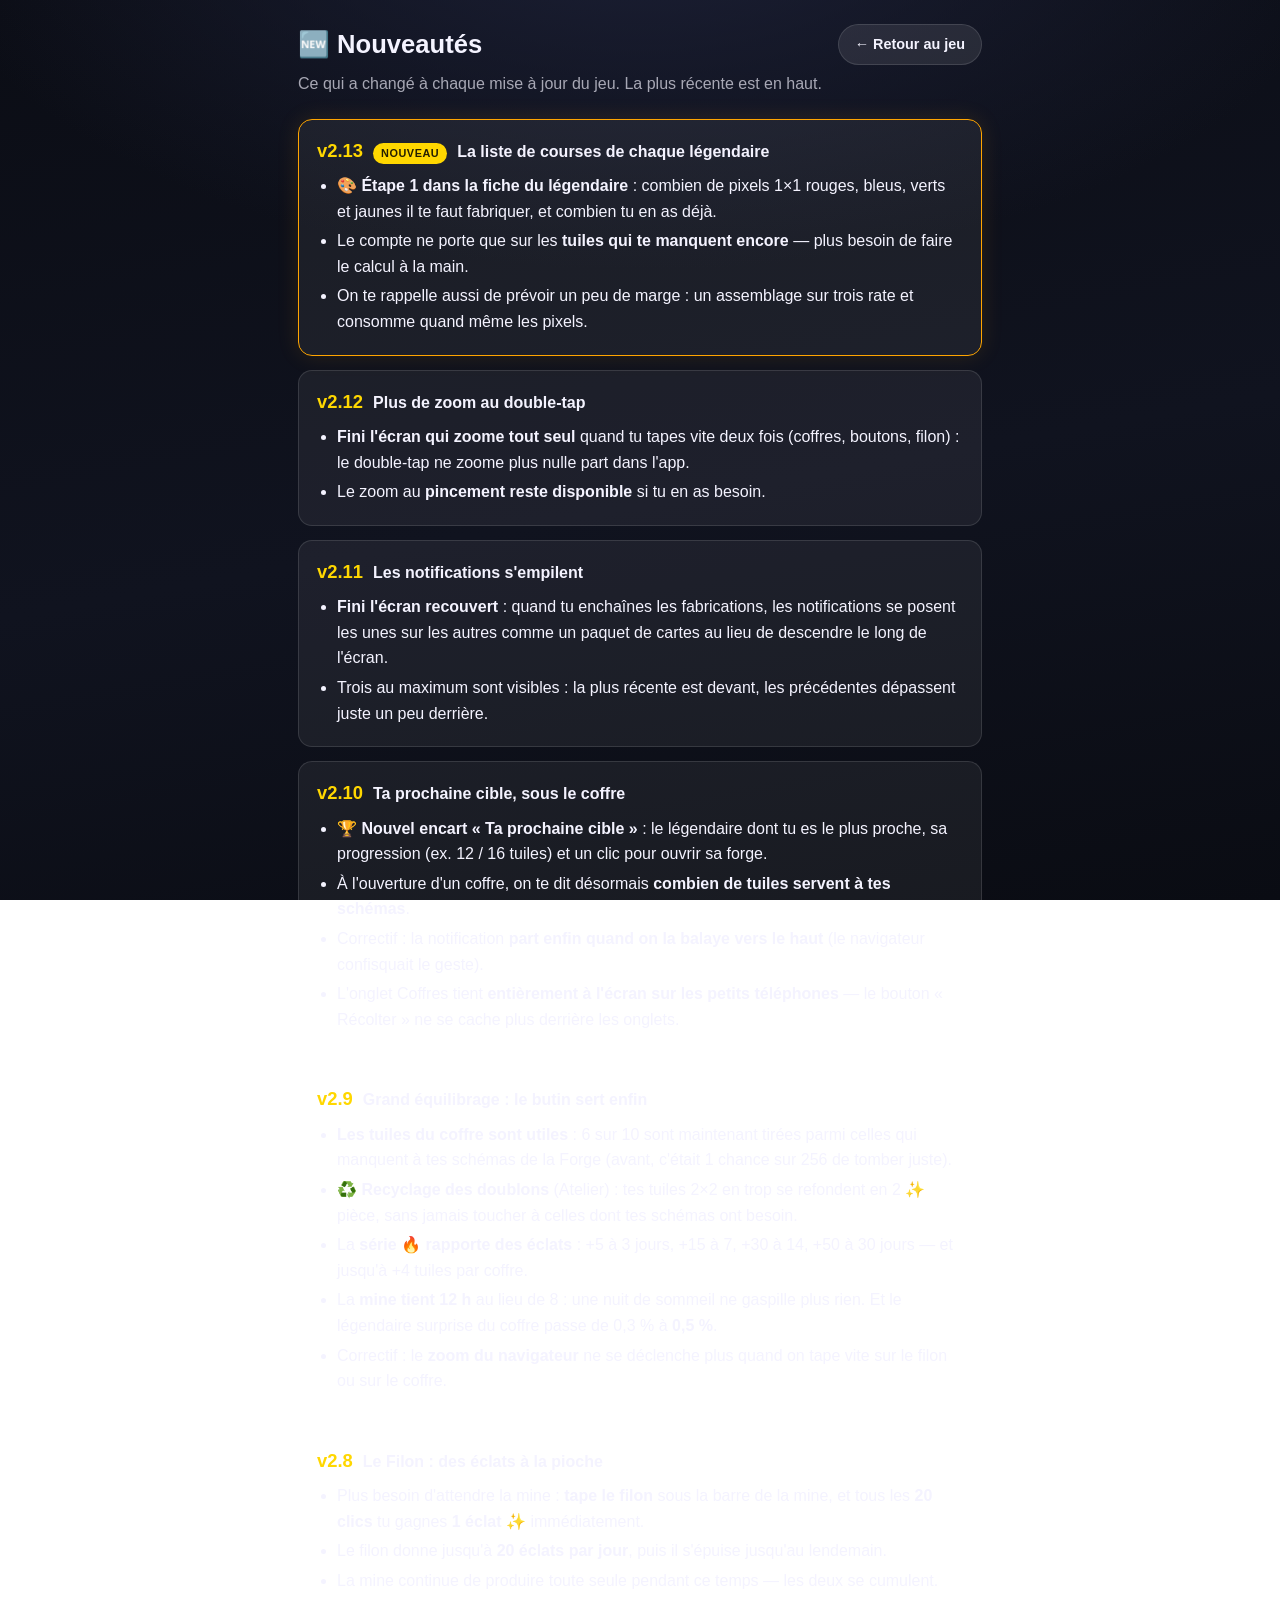
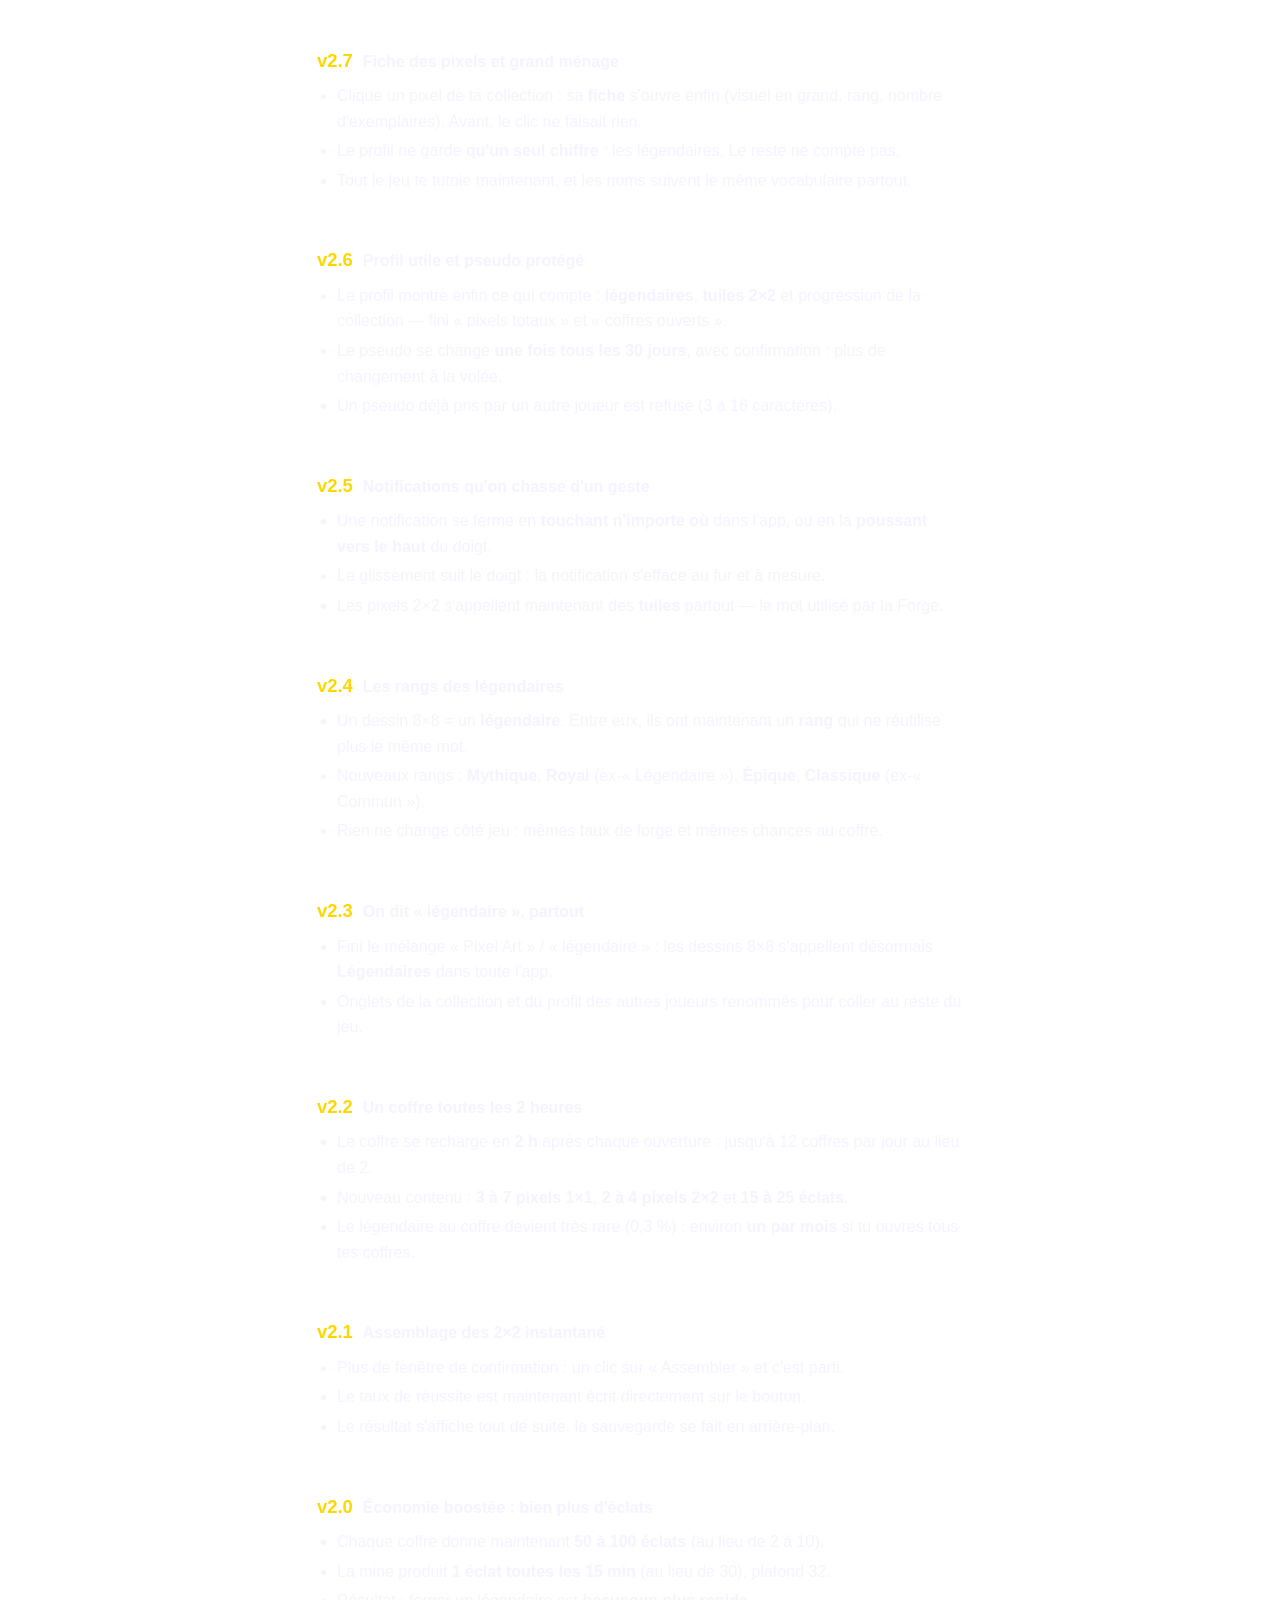
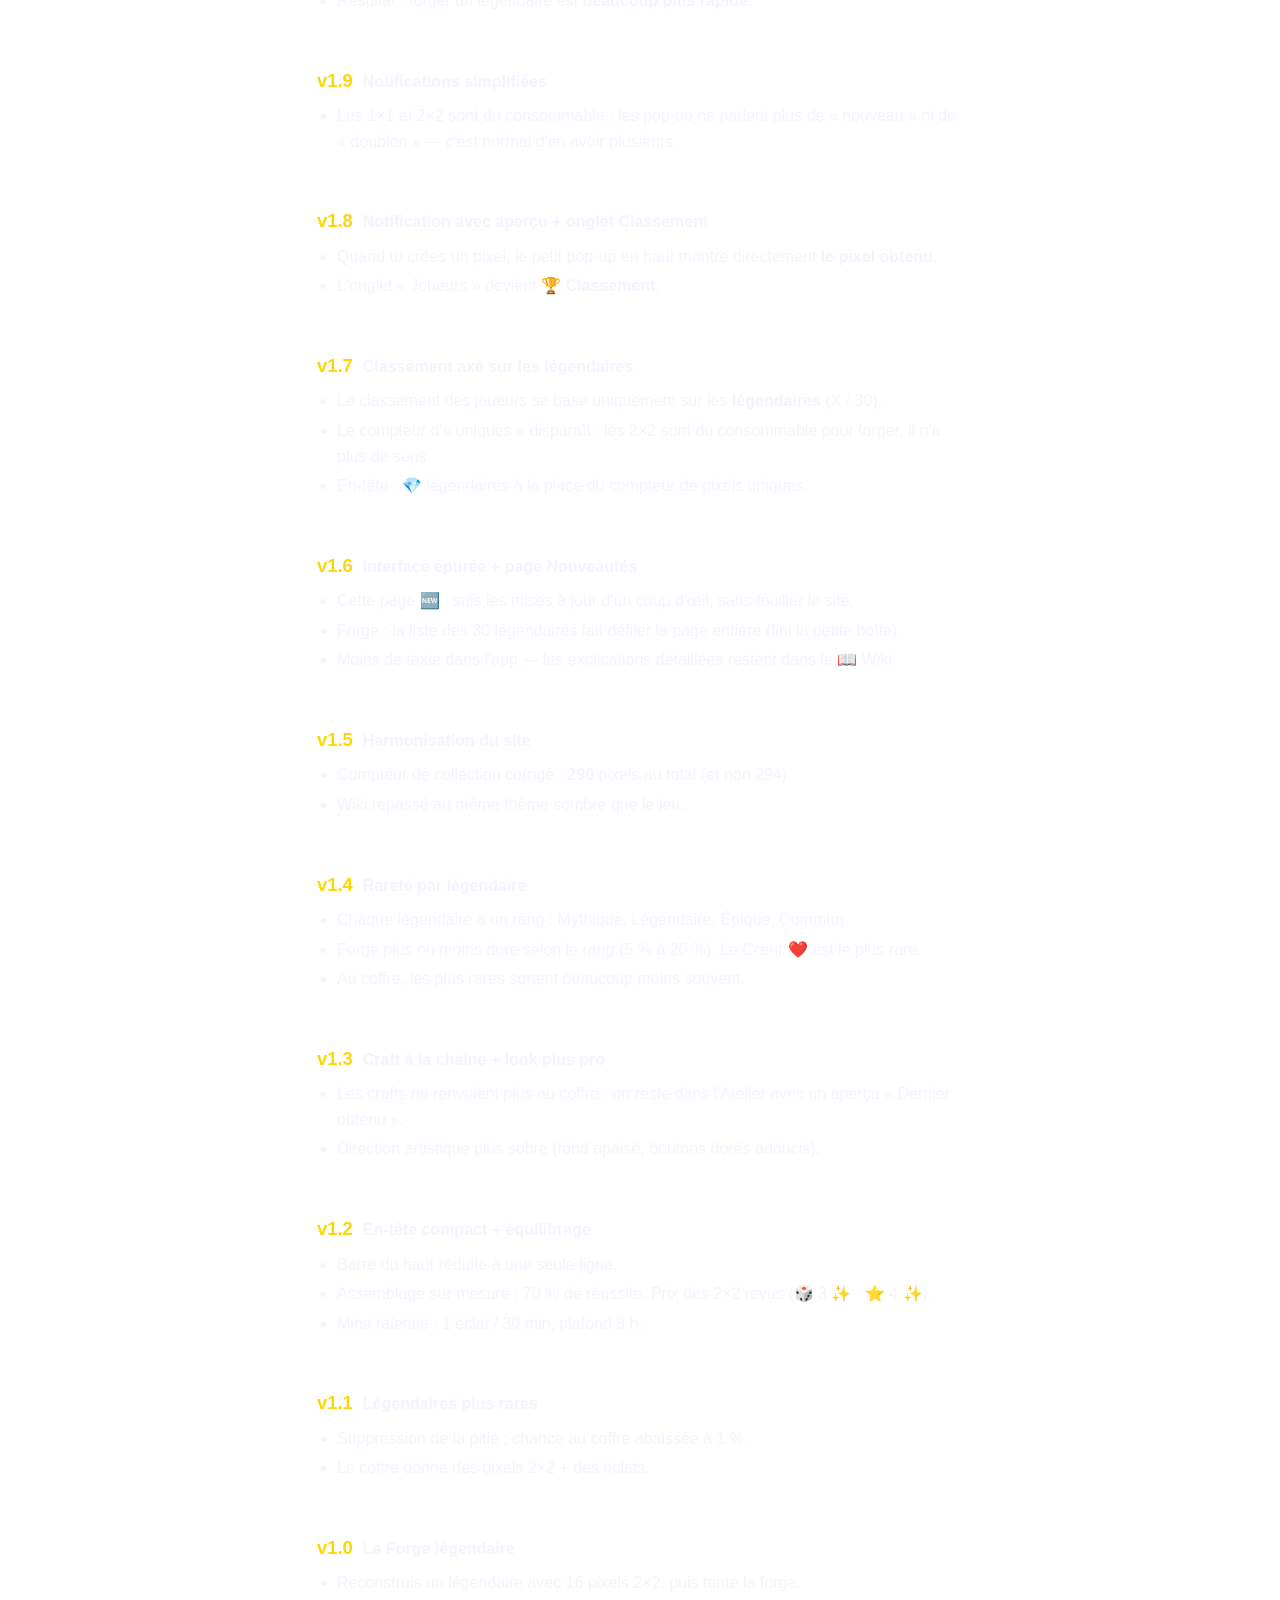
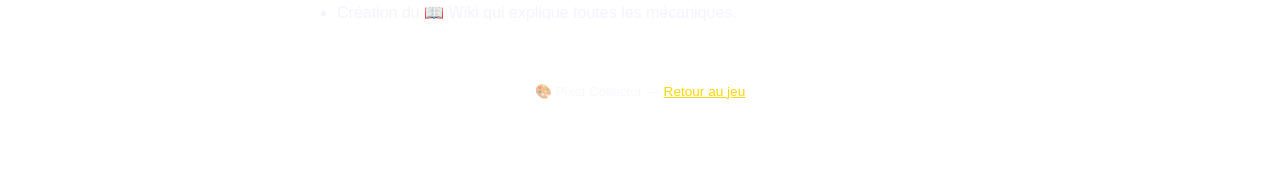
<file: changelog.html>
<!DOCTYPE html>
<html lang="fr">
<head>
    <meta charset="UTF-8">
    <meta name="viewport" content="width=device-width, initial-scale=1.0">
    <title>Nouveautés — Pixel Collector</title>
    <link rel="icon" href="icons/icon-192.png">
    <style>
        :root {
            --accent: #FFD700;
            --accent-2: #FFA500;
            --text: #f4f3ff;
            --text-dim: rgba(244, 243, 255, 0.66);
            --surface: rgba(255, 255, 255, 0.06);
            --surface-2: rgba(255, 255, 255, 0.09);
            --hairline: rgba(255, 255, 255, 0.12);
        }
        * { box-sizing: border-box; }
        /* Pas de zoom au double-tap (le pincement reste possible) */
        html, body { touch-action: manipulation; }
        body {
            margin: 0;
            font-family: -apple-system, BlinkMacSystemFont, 'Segoe UI', Roboto, sans-serif;
            background: radial-gradient(1200px 600px at 50% -10%, #1c2036 0%, rgba(28, 32, 54, 0) 60%),
                        linear-gradient(170deg, #0b0d15 0%, #10131f 55%, #0a0c13 100%);
            background-attachment: fixed;
            color: var(--text);
            line-height: 1.6;
            padding: 0 0 60px;
            min-height: 100vh;
        }
        .wrap { max-width: 720px; margin: 0 auto; padding: 24px 18px; }
        header.top {
            display: flex;
            align-items: center;
            justify-content: space-between;
            gap: 12px;
            flex-wrap: wrap;
            margin-bottom: 6px;
        }
        h1 { font-size: 1.6em; margin: 0; }
        .subtitle { color: var(--text-dim); margin: 0 0 22px; }
        .back-link {
            display: inline-block;
            background: var(--surface-2);
            border: 1px solid var(--hairline);
            border-radius: 999px;
            padding: 8px 16px;
            color: var(--text);
            text-decoration: none;
            font-weight: 600;
            font-size: 0.9em;
            white-space: nowrap;
        }
        .back-link:hover { border-color: var(--accent); color: var(--accent); }

        .rel {
            position: relative;
            background: var(--surface);
            border: 1px solid var(--hairline);
            border-radius: 14px;
            padding: 16px 18px;
            margin: 14px 0;
        }
        .rel--new { border-color: var(--accent-2); box-shadow: 0 0 22px rgba(255, 165, 0, 0.12); }
        .rel__head {
            display: flex;
            align-items: baseline;
            gap: 10px;
            flex-wrap: wrap;
            margin-bottom: 8px;
        }
        .rel__ver { font-size: 1.15em; font-weight: 800; color: var(--accent); }
        .rel__title { font-weight: 600; }
        .rel__date { margin-left: auto; font-size: 0.8em; color: var(--text-dim); }
        .rel__new {
            font-size: 0.68em;
            font-weight: 800;
            text-transform: uppercase;
            letter-spacing: 0.05em;
            color: #241f00;
            background: var(--accent);
            border-radius: 999px;
            padding: 2px 8px;
        }
        ul { margin: 6px 0 0; padding-left: 20px; }
        li { margin: 4px 0; }
        footer { color: var(--text-dim); text-align: center; margin-top: 34px; font-size: 0.85em; }
        a { color: var(--accent); }
    </style>
</head>
<body>
<div class="wrap">
    <header class="top">
        <h1>🆕 Nouveautés</h1>
        <a class="back-link" href="index.html">← Retour au jeu</a>
    </header>
    <p class="subtitle">Ce qui a changé à chaque mise à jour du jeu. La plus récente est en haut.</p>

    <div class="rel rel--new">
        <div class="rel__head">
            <span class="rel__ver">v2.13</span>
            <span class="rel__new">Nouveau</span>
            <span class="rel__title">La liste de courses de chaque légendaire</span>
        </div>
        <ul>
            <li><strong>🎨 Étape 1 dans la fiche du légendaire</strong> : combien de pixels 1×1 rouges, bleus, verts et jaunes il te faut fabriquer, et combien tu en as déjà.</li>
            <li>Le compte ne porte que sur les <strong>tuiles qui te manquent encore</strong> — plus besoin de faire le calcul à la main.</li>
            <li>On te rappelle aussi de prévoir un peu de marge : un assemblage sur trois rate et consomme quand même les pixels.</li>
        </ul>
    </div>

    <div class="rel">
        <div class="rel__head">
            <span class="rel__ver">v2.12</span>
            <span class="rel__title">Plus de zoom au double-tap</span>
        </div>
        <ul>
            <li><strong>Fini l'écran qui zoome tout seul</strong> quand tu tapes vite deux fois (coffres, boutons, filon) : le double-tap ne zoome plus nulle part dans l'app.</li>
            <li>Le zoom au <strong>pincement reste disponible</strong> si tu en as besoin.</li>
        </ul>
    </div>

    <div class="rel">
        <div class="rel__head">
            <span class="rel__ver">v2.11</span>
            <span class="rel__title">Les notifications s'empilent</span>
        </div>
        <ul>
            <li><strong>Fini l'écran recouvert</strong> : quand tu enchaînes les fabrications, les notifications se posent les unes sur les autres comme un paquet de cartes au lieu de descendre le long de l'écran.</li>
            <li>Trois au maximum sont visibles : la plus récente est devant, les précédentes dépassent juste un peu derrière.</li>
        </ul>
    </div>

    <div class="rel">
        <div class="rel__head">
            <span class="rel__ver">v2.10</span>
            <span class="rel__title">Ta prochaine cible, sous le coffre</span>
        </div>
        <ul>
            <li><strong>🏆 Nouvel encart « Ta prochaine cible »</strong> : le légendaire dont tu es le plus proche, sa progression (ex. 12 / 16 tuiles) et un clic pour ouvrir sa forge.</li>
            <li>À l'ouverture d'un coffre, on te dit désormais <strong>combien de tuiles servent à tes schémas</strong>.</li>
            <li>Correctif : la notification <strong>part enfin quand on la balaye vers le haut</strong> (le navigateur confisquait le geste).</li>
            <li>L'onglet Coffres tient <strong>entièrement à l'écran sur les petits téléphones</strong> — le bouton « Récolter » ne se cache plus derrière les onglets.</li>
        </ul>
    </div>

    <div class="rel">
        <div class="rel__head">
            <span class="rel__ver">v2.9</span>
            <span class="rel__title">Grand équilibrage : le butin sert enfin</span>
        </div>
        <ul>
            <li><strong>Les tuiles du coffre sont utiles</strong> : 6 sur 10 sont maintenant tirées parmi celles qui manquent à tes schémas de la Forge (avant, c'était 1 chance sur 256 de tomber juste).</li>
            <li><strong>♻️ Recyclage des doublons</strong> (Atelier) : tes tuiles 2×2 en trop se refondent en 2 ✨ pièce, sans jamais toucher à celles dont tes schémas ont besoin.</li>
            <li>La <strong>série 🔥 rapporte des éclats</strong> : +5 à 3 jours, +15 à 7, +30 à 14, +50 à 30 jours — et jusqu'à +4 tuiles par coffre.</li>
            <li>La <strong>mine tient 12 h</strong> au lieu de 8 : une nuit de sommeil ne gaspille plus rien. Et le légendaire surprise du coffre passe de 0,3 % à <strong>0,5 %</strong>.</li>
            <li>Correctif : le <strong>zoom du navigateur</strong> ne se déclenche plus quand on tape vite sur le filon ou sur le coffre.</li>
        </ul>
    </div>

    <div class="rel">
        <div class="rel__head">
            <span class="rel__ver">v2.8</span>
            <span class="rel__title">Le Filon : des éclats à la pioche</span>
        </div>
        <ul>
            <li>Plus besoin d'attendre la mine : <strong>tape le filon</strong> sous la barre de la mine, et tous les <strong>20 clics</strong> tu gagnes <strong>1 éclat ✨</strong> immédiatement.</li>
            <li>Le filon donne jusqu'à <strong>20 éclats par jour</strong>, puis il s'épuise jusqu'au lendemain.</li>
            <li>La mine continue de produire toute seule pendant ce temps — les deux se cumulent.</li>
        </ul>
    </div>

    <div class="rel">
        <div class="rel__head">
            <span class="rel__ver">v2.7</span>
            <span class="rel__title">Fiche des pixels et grand ménage</span>
        </div>
        <ul>
            <li>Clique un pixel de ta collection : sa <strong>fiche</strong> s'ouvre enfin (visuel en grand, rang, nombre d'exemplaires). Avant, le clic ne faisait rien.</li>
            <li>Le profil ne garde <strong>qu'un seul chiffre</strong> : les légendaires. Le reste ne compte pas.</li>
            <li>Tout le jeu te tutoie maintenant, et les noms suivent le même vocabulaire partout.</li>
        </ul>
    </div>

    <div class="rel">
        <div class="rel__head">
            <span class="rel__ver">v2.6</span>
            <span class="rel__title">Profil utile et pseudo protégé</span>
        </div>
        <ul>
            <li>Le profil montre enfin ce qui compte : <strong>légendaires</strong>, <strong>tuiles 2×2</strong> et progression de la collection — fini « pixels totaux » et « coffres ouverts ».</li>
            <li>Le pseudo se change <strong>une fois tous les 30 jours</strong>, avec confirmation : plus de changement à la volée.</li>
            <li>Un pseudo déjà pris par un autre joueur est refusé (3 à 16 caractères).</li>
        </ul>
    </div>

    <div class="rel">
        <div class="rel__head">
            <span class="rel__ver">v2.5</span>
            <span class="rel__title">Notifications qu'on chasse d'un geste</span>
        </div>
        <ul>
            <li>Une notification se ferme en <strong>touchant n'importe où</strong> dans l'app, ou en la <strong>poussant vers le haut</strong> du doigt.</li>
            <li>Le glissement suit le doigt : la notification s'efface au fur et à mesure.</li>
            <li>Les pixels 2×2 s'appellent maintenant des <strong>tuiles</strong> partout — le mot utilisé par la Forge.</li>
        </ul>
    </div>

    <div class="rel">
        <div class="rel__head">
            <span class="rel__ver">v2.4</span>
            <span class="rel__title">Les rangs des légendaires</span>
        </div>
        <ul>
            <li>Un dessin 8×8 = un <strong>légendaire</strong>. Entre eux, ils ont maintenant un <strong>rang</strong> qui ne réutilise plus le même mot.</li>
            <li>Nouveaux rangs : <strong>Mythique</strong>, <strong>Royal</strong> (ex-« Légendaire »), <strong>Épique</strong>, <strong>Classique</strong> (ex-« Commun »).</li>
            <li>Rien ne change côté jeu : mêmes taux de forge et mêmes chances au coffre.</li>
        </ul>
    </div>

    <div class="rel">
        <div class="rel__head">
            <span class="rel__ver">v2.3</span>
            <span class="rel__title">On dit « légendaire », partout</span>
        </div>
        <ul>
            <li>Fini le mélange « Pixel Art » / « légendaire » : les dessins 8×8 s'appellent désormais <strong>Légendaires</strong> dans toute l'app.</li>
            <li>Onglets de la collection et du profil des autres joueurs renommés pour coller au reste du jeu.</li>
        </ul>
    </div>

    <div class="rel">
        <div class="rel__head">
            <span class="rel__ver">v2.2</span>
            <span class="rel__title">Un coffre toutes les 2 heures</span>
        </div>
        <ul>
            <li>Le coffre se recharge en <strong>2 h</strong> après chaque ouverture : jusqu'à 12 coffres par jour au lieu de 2.</li>
            <li>Nouveau contenu : <strong>3 à 7 pixels 1×1</strong>, <strong>2 à 4 pixels 2×2</strong> et <strong>15 à 25 éclats</strong>.</li>
            <li>Le légendaire au coffre devient très rare (0,3 %) : environ <strong>un par mois</strong> si tu ouvres tous tes coffres.</li>
        </ul>
    </div>

    <div class="rel">
        <div class="rel__head">
            <span class="rel__ver">v2.1</span>
            <span class="rel__title">Assemblage des 2×2 instantané</span>
        </div>
        <ul>
            <li>Plus de fenêtre de confirmation : un clic sur « Assembler » et c'est parti.</li>
            <li>Le taux de réussite est maintenant écrit directement sur le bouton.</li>
            <li>Le résultat s'affiche tout de suite, la sauvegarde se fait en arrière-plan.</li>
        </ul>
    </div>

    <div class="rel">
        <div class="rel__head">
            <span class="rel__ver">v2.0</span>
            <span class="rel__title">Économie boostée : bien plus d'éclats</span>
        </div>
        <ul>
            <li>Chaque coffre donne maintenant <strong>50 à 100 éclats</strong> (au lieu de 2 à 10).</li>
            <li>La mine produit <strong>1 éclat toutes les 15 min</strong> (au lieu de 30), plafond 32.</li>
            <li>Résultat : forger un légendaire est <strong>beaucoup plus rapide</strong>.</li>
        </ul>
    </div>

    <div class="rel">
        <div class="rel__head">
            <span class="rel__ver">v1.9</span>
            <span class="rel__title">Notifications simplifiées</span>
        </div>
        <ul>
            <li>Les 1×1 et 2×2 sont du consommable : les pop-up ne parlent plus de « nouveau » ni de « doublon » — c'est normal d'en avoir plusieurs.</li>
        </ul>
    </div>

    <div class="rel">
        <div class="rel__head">
            <span class="rel__ver">v1.8</span>
            <span class="rel__title">Notification avec aperçu + onglet Classement</span>
        </div>
        <ul>
            <li>Quand tu crées un pixel, le petit pop-up en haut montre directement <strong>le pixel obtenu</strong>.</li>
            <li>L'onglet « Joueurs » devient <strong>🏆 Classement</strong>.</li>
        </ul>
    </div>

    <div class="rel">
        <div class="rel__head">
            <span class="rel__ver">v1.7</span>
            <span class="rel__title">Classement axé sur les légendaires</span>
        </div>
        <ul>
            <li>Le classement des joueurs se base uniquement sur les <strong>légendaires</strong> (X / 30).</li>
            <li>Le compteur d'« uniques » disparaît : les 2×2 sont du consommable pour forger, il n'a plus de sens.</li>
            <li>En-tête : 💎 légendaires à la place du compteur de pixels uniques.</li>
        </ul>
    </div>

    <div class="rel">
        <div class="rel__head">
            <span class="rel__ver">v1.6</span>
            <span class="rel__title">Interface épurée + page Nouveautés</span>
        </div>
        <ul>
            <li>Cette page 🆕 : suis les mises à jour d'un coup d'œil, sans fouiller le site.</li>
            <li>Forge : la liste des 30 légendaires fait défiler la page entière (fini la petite boîte).</li>
            <li>Moins de texte dans l'app — les explications détaillées restent dans le 📖 Wiki.</li>
        </ul>
    </div>

    <div class="rel">
        <div class="rel__head">
            <span class="rel__ver">v1.5</span>
            <span class="rel__title">Harmonisation du site</span>
        </div>
        <ul>
            <li>Compteur de collection corrigé : <strong>290</strong> pixels au total (et non 294).</li>
            <li>Wiki repassé au même thème sombre que le jeu.</li>
        </ul>
    </div>

    <div class="rel">
        <div class="rel__head">
            <span class="rel__ver">v1.4</span>
            <span class="rel__title">Rareté par légendaire</span>
        </div>
        <ul>
            <li>Chaque légendaire a un rang : Mythique, Légendaire, Épique, Commun.</li>
            <li>Forge plus ou moins dure selon le rang (5 % à 20 %). Le Cœur ❤️ est le plus rare.</li>
            <li>Au coffre, les plus rares sortent beaucoup moins souvent.</li>
        </ul>
    </div>

    <div class="rel">
        <div class="rel__head">
            <span class="rel__ver">v1.3</span>
            <span class="rel__title">Craft à la chaîne + look plus pro</span>
        </div>
        <ul>
            <li>Les crafts ne renvoient plus au coffre : on reste dans l'Atelier avec un aperçu « Dernier obtenu ».</li>
            <li>Direction artistique plus sobre (fond apaisé, boutons dorés adoucis).</li>
        </ul>
    </div>

    <div class="rel">
        <div class="rel__head">
            <span class="rel__ver">v1.2</span>
            <span class="rel__title">En-tête compact + équilibrage</span>
        </div>
        <ul>
            <li>Barre du haut réduite à une seule ligne.</li>
            <li>Assemblage sur mesure : 70 % de réussite. Prix des 2×2 revus (🎲 3 ✨ · ⭐ 4 ✨).</li>
            <li>Mine ralentie : 1 éclat / 30 min, plafond 8 h.</li>
        </ul>
    </div>

    <div class="rel">
        <div class="rel__head">
            <span class="rel__ver">v1.1</span>
            <span class="rel__title">Légendaires plus rares</span>
        </div>
        <ul>
            <li>Suppression de la pitié ; chance au coffre abaissée à 1 %.</li>
            <li>Le coffre donne des pixels 2×2 + des éclats.</li>
        </ul>
    </div>

    <div class="rel">
        <div class="rel__head">
            <span class="rel__ver">v1.0</span>
            <span class="rel__title">La Forge légendaire</span>
        </div>
        <ul>
            <li>Reconstruis un légendaire avec 16 pixels 2×2, puis tente la forge.</li>
            <li>Création du 📖 Wiki qui explique toutes les mécaniques.</li>
        </ul>
    </div>

    <footer>🎨 Pixel Collector — <a href="index.html">Retour au jeu</a></footer>
</div>
</body>
</html>
</file>
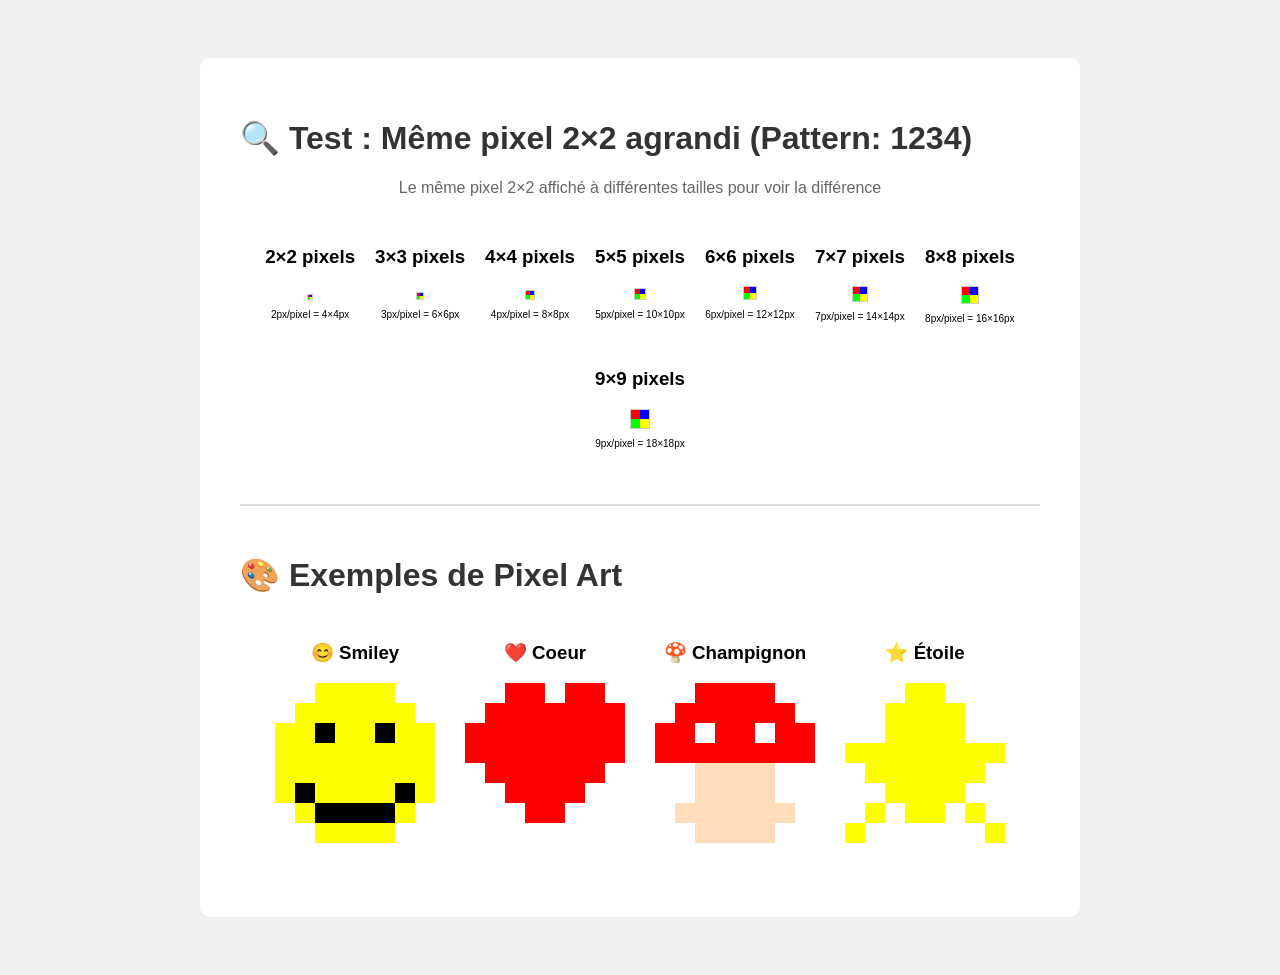
<file: test_pixel_reel.html>
<!DOCTYPE html>
<html lang="fr">
<head>
    <meta charset="UTF-8">
    <meta name="viewport" content="width=device-width, initial-scale=1.0">
    <title>Test Pixel Réel</title>
    <style>
        body {
            font-family: Arial, sans-serif;
            padding: 50px;
            background: #f0f0f0;
        }

        .container {
            background: white;
            padding: 40px;
            border-radius: 10px;
            max-width: 800px;
            margin: 0 auto;
        }

        .pixel-real {
            width: 2px;
            height: 2px;
            image-rendering: pixelated;
            image-rendering: crisp-edges;
            background: linear-gradient(to right,
                red 0%, red 50%,
                blue 50%, blue 100%),
                linear-gradient(to bottom,
                transparent 0%, transparent 50%,
                green 50%, green 100%);
        }

        .pixel-canvas {
            margin: 20px 0;
        }

        .explanation {
            margin: 20px 0;
            padding: 15px;
            background: #fff3cd;
            border-left: 4px solid #ffc107;
        }

        h1, h2 {
            color: #333;
        }

        .arrow {
            font-size: 30px;
            text-align: center;
            margin: 10px 0;
        }
    </style>
</head>
<body>
    <div class="container">
        <h1>🔍 Test : Même pixel 2×2 agrandi (Pattern: 1234)</h1>

        <p style="text-align: center; color: #666;">
            Le même pixel 2×2 affiché à différentes tailles pour voir la différence
        </p>

        <div style="display: flex; flex-wrap: wrap; gap: 20px; justify-content: center; margin: 30px 0;">

            <!-- 2px par pixel (4×4 px total) -->
            <div style="text-align: center;">
                <h3>2×2 pixels</h3>
                <canvas id="pixel2px" width="4" height="4" style="border: 1px solid #ccc;"></canvas>
                <p style="font-size: 10px; margin: 5px 0;">2px/pixel = 4×4px</p>
            </div>

            <!-- 3px par pixel -->
            <div style="text-align: center;">
                <h3>3×3 pixels</h3>
                <canvas id="pixel3px" width="6" height="6" style="border: 1px solid #ccc;"></canvas>
                <p style="font-size: 10px; margin: 5px 0;">3px/pixel = 6×6px</p>
            </div>

            <!-- 4px par pixel -->
            <div style="text-align: center;">
                <h3>4×4 pixels</h3>
                <canvas id="pixel4px" width="8" height="8" style="border: 1px solid #ccc;"></canvas>
                <p style="font-size: 10px; margin: 5px 0;">4px/pixel = 8×8px</p>
            </div>

            <!-- 5px par pixel -->
            <div style="text-align: center;">
                <h3>5×5 pixels</h3>
                <canvas id="pixel5px" width="10" height="10" style="border: 1px solid #ccc;"></canvas>
                <p style="font-size: 10px; margin: 5px 0;">5px/pixel = 10×10px</p>
            </div>

            <!-- 6px par pixel -->
            <div style="text-align: center;">
                <h3>6×6 pixels</h3>
                <canvas id="pixel6px" width="12" height="12" style="border: 1px solid #ccc;"></canvas>
                <p style="font-size: 10px; margin: 5px 0;">6px/pixel = 12×12px</p>
            </div>

            <!-- 7px par pixel -->
            <div style="text-align: center;">
                <h3>7×7 pixels</h3>
                <canvas id="pixel7px" width="14" height="14" style="border: 1px solid #ccc;"></canvas>
                <p style="font-size: 10px; margin: 5px 0;">7px/pixel = 14×14px</p>
            </div>

            <!-- 8px par pixel -->
            <div style="text-align: center;">
                <h3>8×8 pixels</h3>
                <canvas id="pixel8px" width="16" height="16" style="border: 1px solid #ccc;"></canvas>
                <p style="font-size: 10px; margin: 5px 0;">8px/pixel = 16×16px</p>
            </div>

            <!-- 9px par pixel -->
            <div style="text-align: center;">
                <h3>9×9 pixels</h3>
                <canvas id="pixel9px" width="18" height="18" style="border: 1px solid #ccc;"></canvas>
                <p style="font-size: 10px; margin: 5px 0;">9px/pixel = 18×18px</p>
            </div>

        </div>

        <hr style="margin: 50px 0; border: none; border-top: 2px solid #ddd;">

        <h1 style="margin-top: 50px;">🎨 Exemples de Pixel Art</h1>

        <div style="display: flex; flex-wrap: wrap; gap: 30px; justify-content: center; margin: 30px 0;">

            <!-- Smiley -->
            <div style="text-align: center;">
                <h3>😊 Smiley</h3>
                <canvas id="artSmiley" width="160" height="160"></canvas>
            </div>

            <!-- Coeur -->
            <div style="text-align: center;">
                <h3>❤️ Coeur</h3>
                <canvas id="artHeart" width="160" height="160"></canvas>
            </div>

            <!-- Champignon -->
            <div style="text-align: center;">
                <h3>🍄 Champignon</h3>
                <canvas id="artMushroom" width="160" height="160"></canvas>
            </div>

            <!-- Étoile -->
            <div style="text-align: center;">
                <h3>⭐ Étoile</h3>
                <canvas id="artStar" width="160" height="160"></canvas>
            </div>

        </div>
    </div>

    <script>
        // Palette de 4 couleurs
        const colors = ['#FF0000', '#0000FF', '#00FF00', '#FFFF00']; // Rouge, Bleu, Vert, Jaune

        // Pattern fixe 2×2 : 1234 (Rouge, Bleu, Vert, Jaune)
        const pattern2x2 = '1234';

        // Fonction pour dessiner un pixel 2×2 avec une taille de pixel donnée
        function draw2x2Pixel(canvasId, pixelSize) {
            const canvas = document.getElementById(canvasId);
            const ctx = canvas.getContext('2d');
            ctx.imageSmoothingEnabled = false;

            // Pattern 2×2: 1234
            // [1 2]
            // [3 4]

            // Haut-gauche: Rouge (1)
            ctx.fillStyle = colors[0];
            ctx.fillRect(0, 0, pixelSize, pixelSize);

            // Haut-droite: Bleu (2)
            ctx.fillStyle = colors[1];
            ctx.fillRect(pixelSize, 0, pixelSize, pixelSize);

            // Bas-gauche: Vert (3)
            ctx.fillStyle = colors[2];
            ctx.fillRect(0, pixelSize, pixelSize, pixelSize);

            // Bas-droite: Jaune (4)
            ctx.fillStyle = colors[3];
            ctx.fillRect(pixelSize, pixelSize, pixelSize, pixelSize);
        }

        // Dessiner le même pixel 2×2 à différentes tailles
        draw2x2Pixel('pixel2px', 2);
        draw2x2Pixel('pixel3px', 3);
        draw2x2Pixel('pixel4px', 4);
        draw2x2Pixel('pixel5px', 5);
        draw2x2Pixel('pixel6px', 6);
        draw2x2Pixel('pixel7px', 7);
        draw2x2Pixel('pixel8px', 8);
        draw2x2Pixel('pixel9px', 9);

        // === PIXEL ART ===

        // Smiley 8x8
        function drawSmiley() {
            const canvas = document.getElementById('artSmiley');
            const ctx = canvas.getContext('2d');
            ctx.imageSmoothingEnabled = false;

            const size = 20; // Taille de chaque pixel
            const pattern = [
                [0,0,1,1,1,1,0,0],
                [0,1,1,1,1,1,1,0],
                [1,1,2,1,1,2,1,1],
                [1,1,1,1,1,1,1,1],
                [1,1,1,1,1,1,1,1],
                [1,2,1,1,1,1,2,1],
                [0,1,2,2,2,2,1,0],
                [0,0,1,1,1,1,0,0]
            ];

            const colors = ['transparent', '#FFFF00', '#000000']; // 0=transparent, 1=jaune, 2=noir

            for (let y = 0; y < 8; y++) {
                for (let x = 0; x < 8; x++) {
                    ctx.fillStyle = colors[pattern[y][x]];
                    ctx.fillRect(x * size, y * size, size, size);
                }
            }
        }

        // Coeur 8x8
        function drawHeart() {
            const canvas = document.getElementById('artHeart');
            const ctx = canvas.getContext('2d');
            ctx.imageSmoothingEnabled = false;

            const size = 20;
            const pattern = [
                [0,0,1,1,0,1,1,0],
                [0,1,1,1,1,1,1,1],
                [1,1,1,1,1,1,1,1],
                [1,1,1,1,1,1,1,1],
                [0,1,1,1,1,1,1,0],
                [0,0,1,1,1,1,0,0],
                [0,0,0,1,1,0,0,0],
                [0,0,0,0,0,0,0,0]
            ];

            const colors = ['transparent', '#FF0000'];

            for (let y = 0; y < 8; y++) {
                for (let x = 0; x < 8; x++) {
                    ctx.fillStyle = colors[pattern[y][x]];
                    ctx.fillRect(x * size, y * size, size, size);
                }
            }
        }

        // Champignon 8x8
        function drawMushroom() {
            const canvas = document.getElementById('artMushroom');
            const ctx = canvas.getContext('2d');
            ctx.imageSmoothingEnabled = false;

            const size = 20;
            const pattern = [
                [0,0,1,1,1,1,0,0],
                [0,1,1,1,1,1,1,0],
                [1,1,2,1,1,2,1,1],
                [1,1,1,1,1,1,1,1],
                [0,0,3,3,3,3,0,0],
                [0,0,3,3,3,3,0,0],
                [0,3,3,3,3,3,3,0],
                [0,0,3,3,3,3,0,0]
            ];

            const colors = ['transparent', '#FF0000', '#FFFFFF', '#FFDDBB']; // 0=transparent, 1=rouge, 2=blanc, 3=beige

            for (let y = 0; y < 8; y++) {
                for (let x = 0; x < 8; x++) {
                    ctx.fillStyle = colors[pattern[y][x]];
                    ctx.fillRect(x * size, y * size, size, size);
                }
            }
        }

        // Étoile 8x8
        function drawStar() {
            const canvas = document.getElementById('artStar');
            const ctx = canvas.getContext('2d');
            ctx.imageSmoothingEnabled = false;

            const size = 20;
            const pattern = [
                [0,0,0,1,1,0,0,0],
                [0,0,1,1,1,1,0,0],
                [0,0,1,1,1,1,0,0],
                [1,1,1,1,1,1,1,1],
                [0,1,1,1,1,1,1,0],
                [0,0,1,1,1,1,0,0],
                [0,1,0,1,1,0,1,0],
                [1,0,0,0,0,0,0,1]
            ];

            const colors = ['transparent', '#FFFF00'];

            for (let y = 0; y < 8; y++) {
                for (let x = 0; x < 8; x++) {
                    ctx.fillStyle = colors[pattern[y][x]];
                    ctx.fillRect(x * size, y * size, size, size);
                }
            }
        }

        // Dessiner tous les pixel arts
        drawSmiley();
        drawHeart();
        drawMushroom();
        drawStar();
    </script>
</body>
</html>
</file>
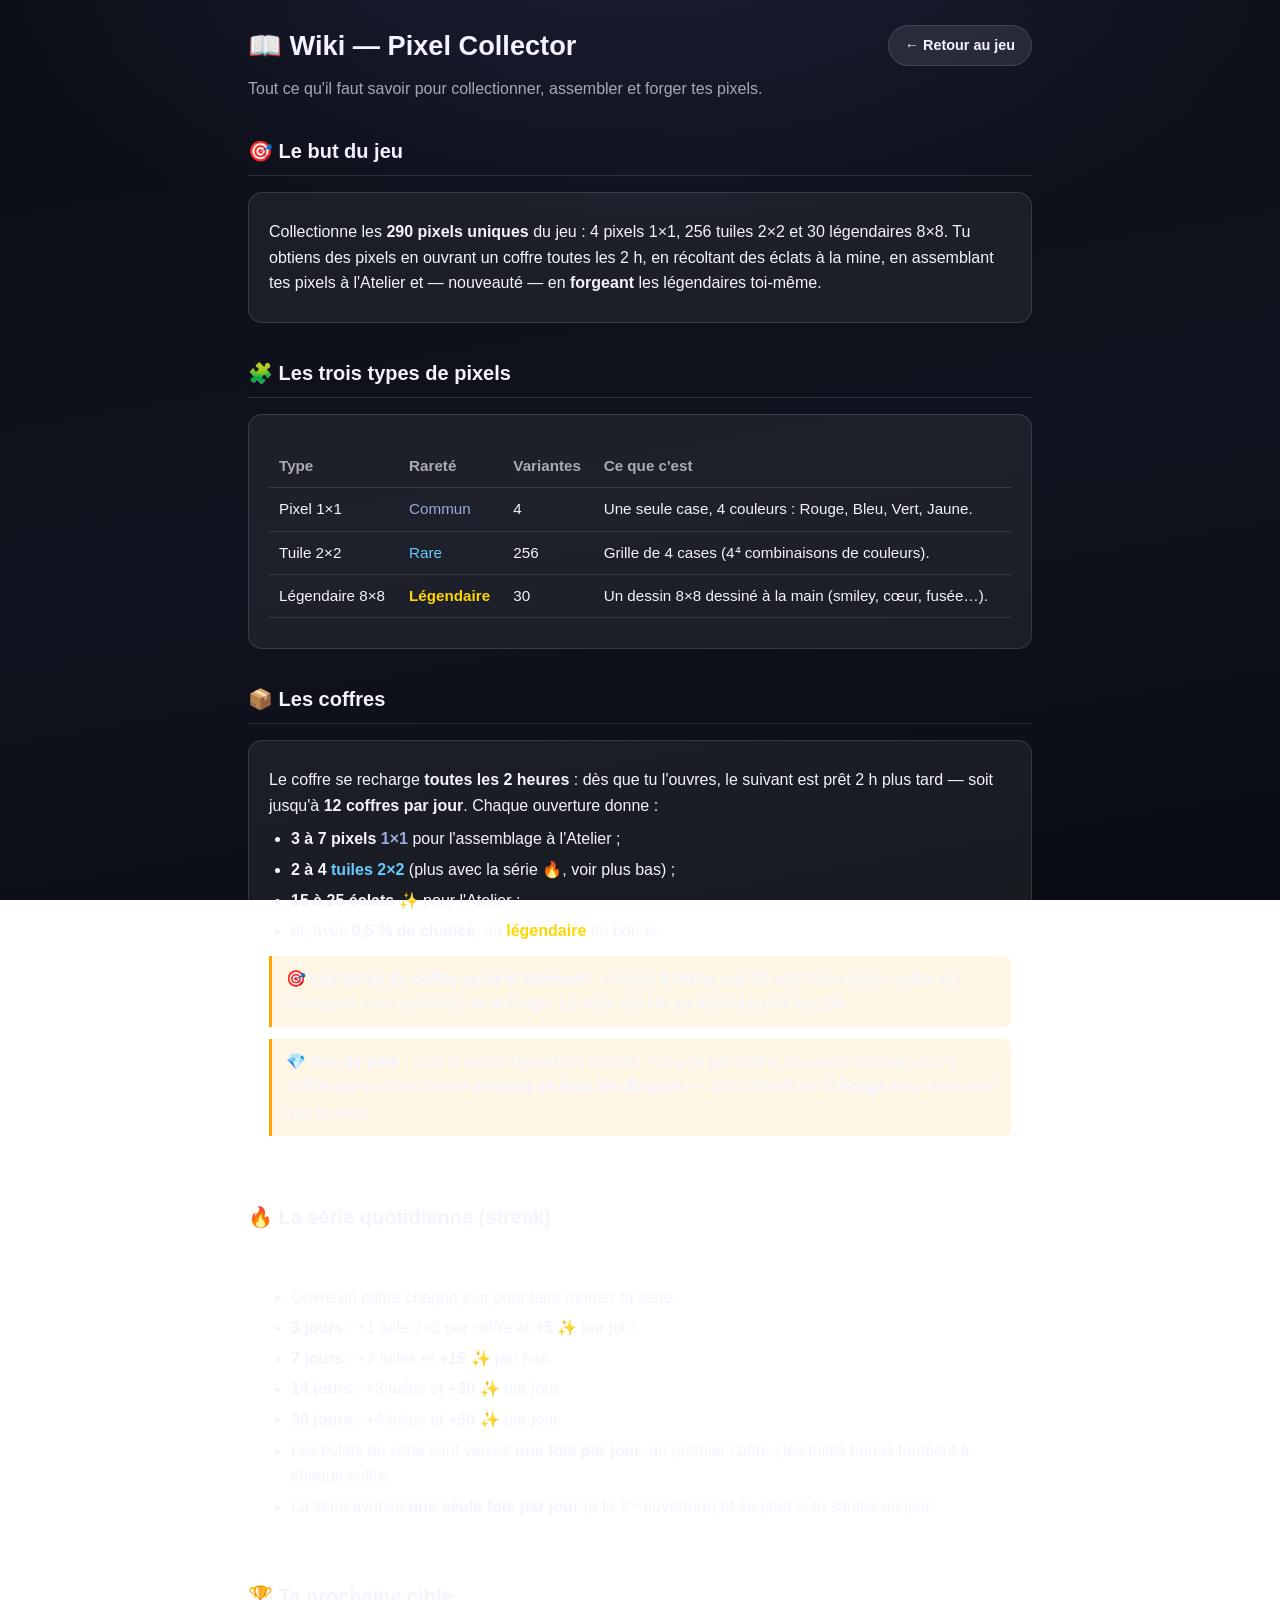
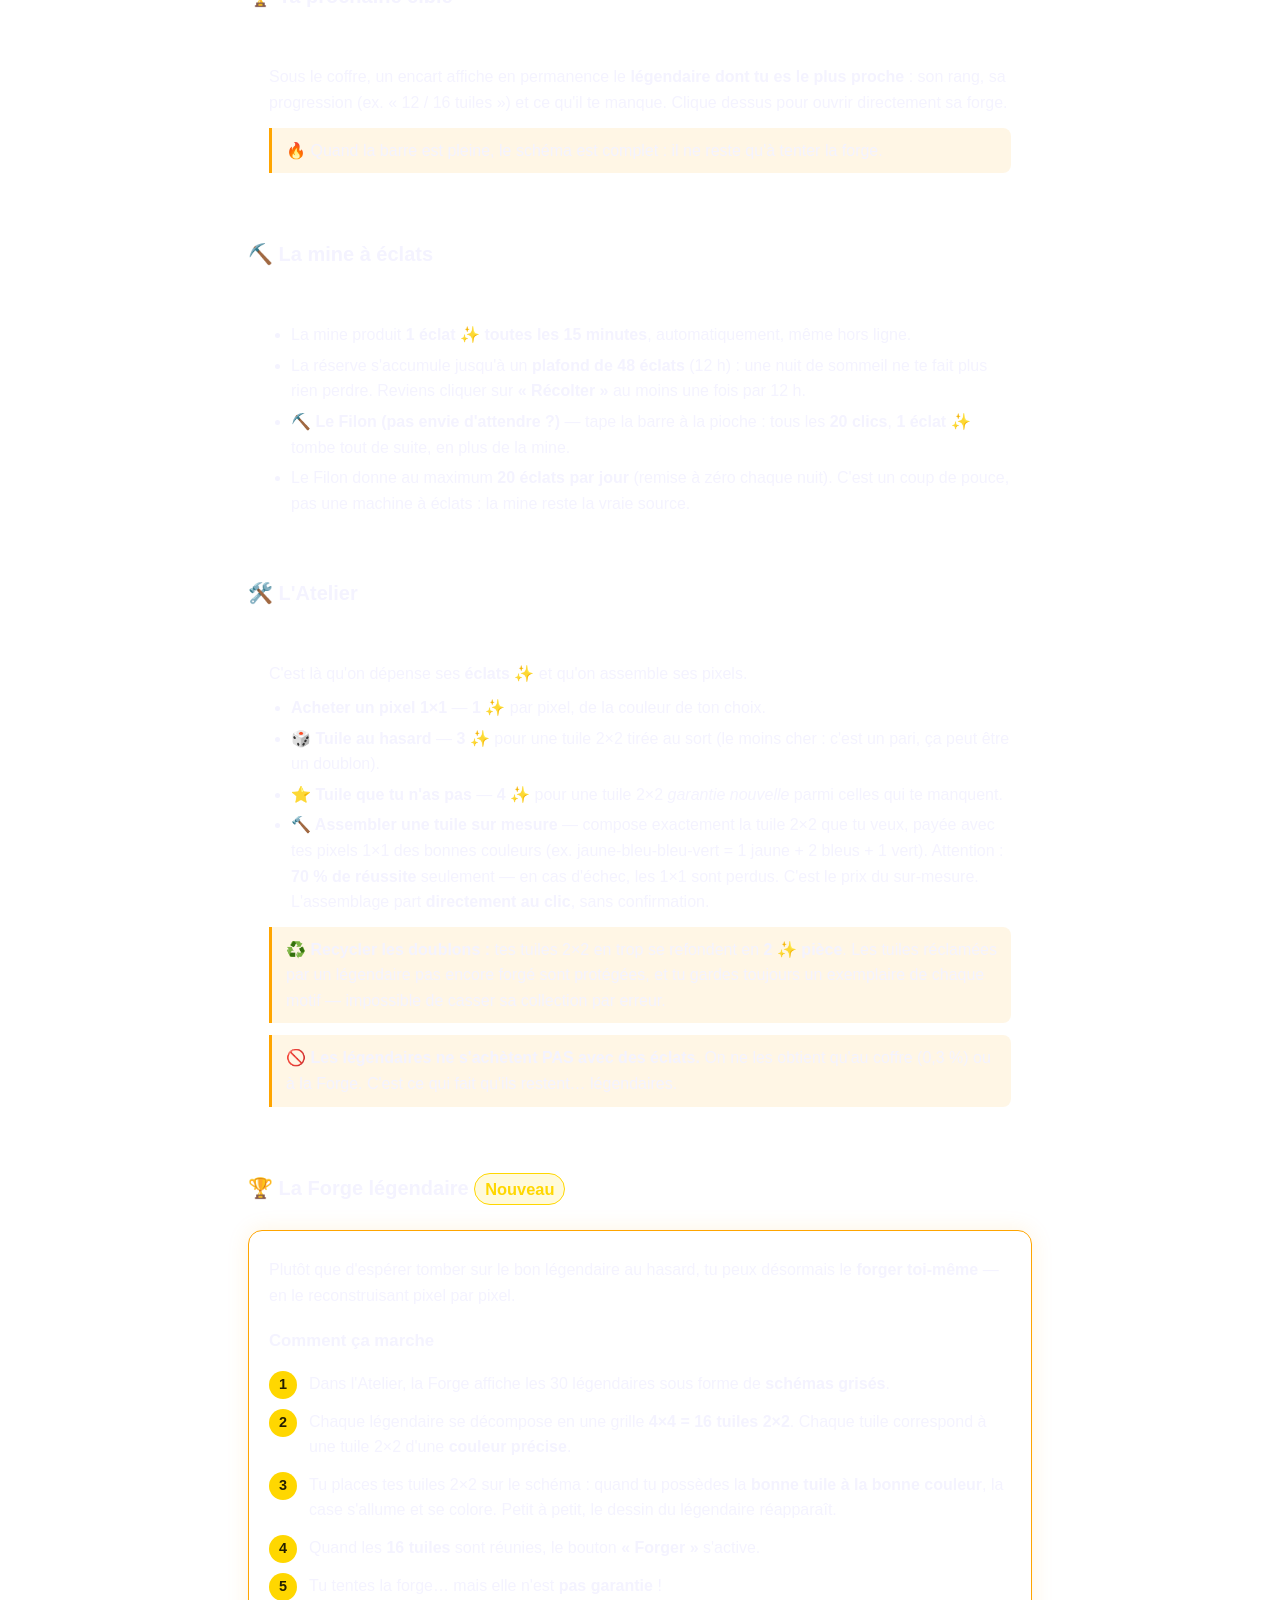
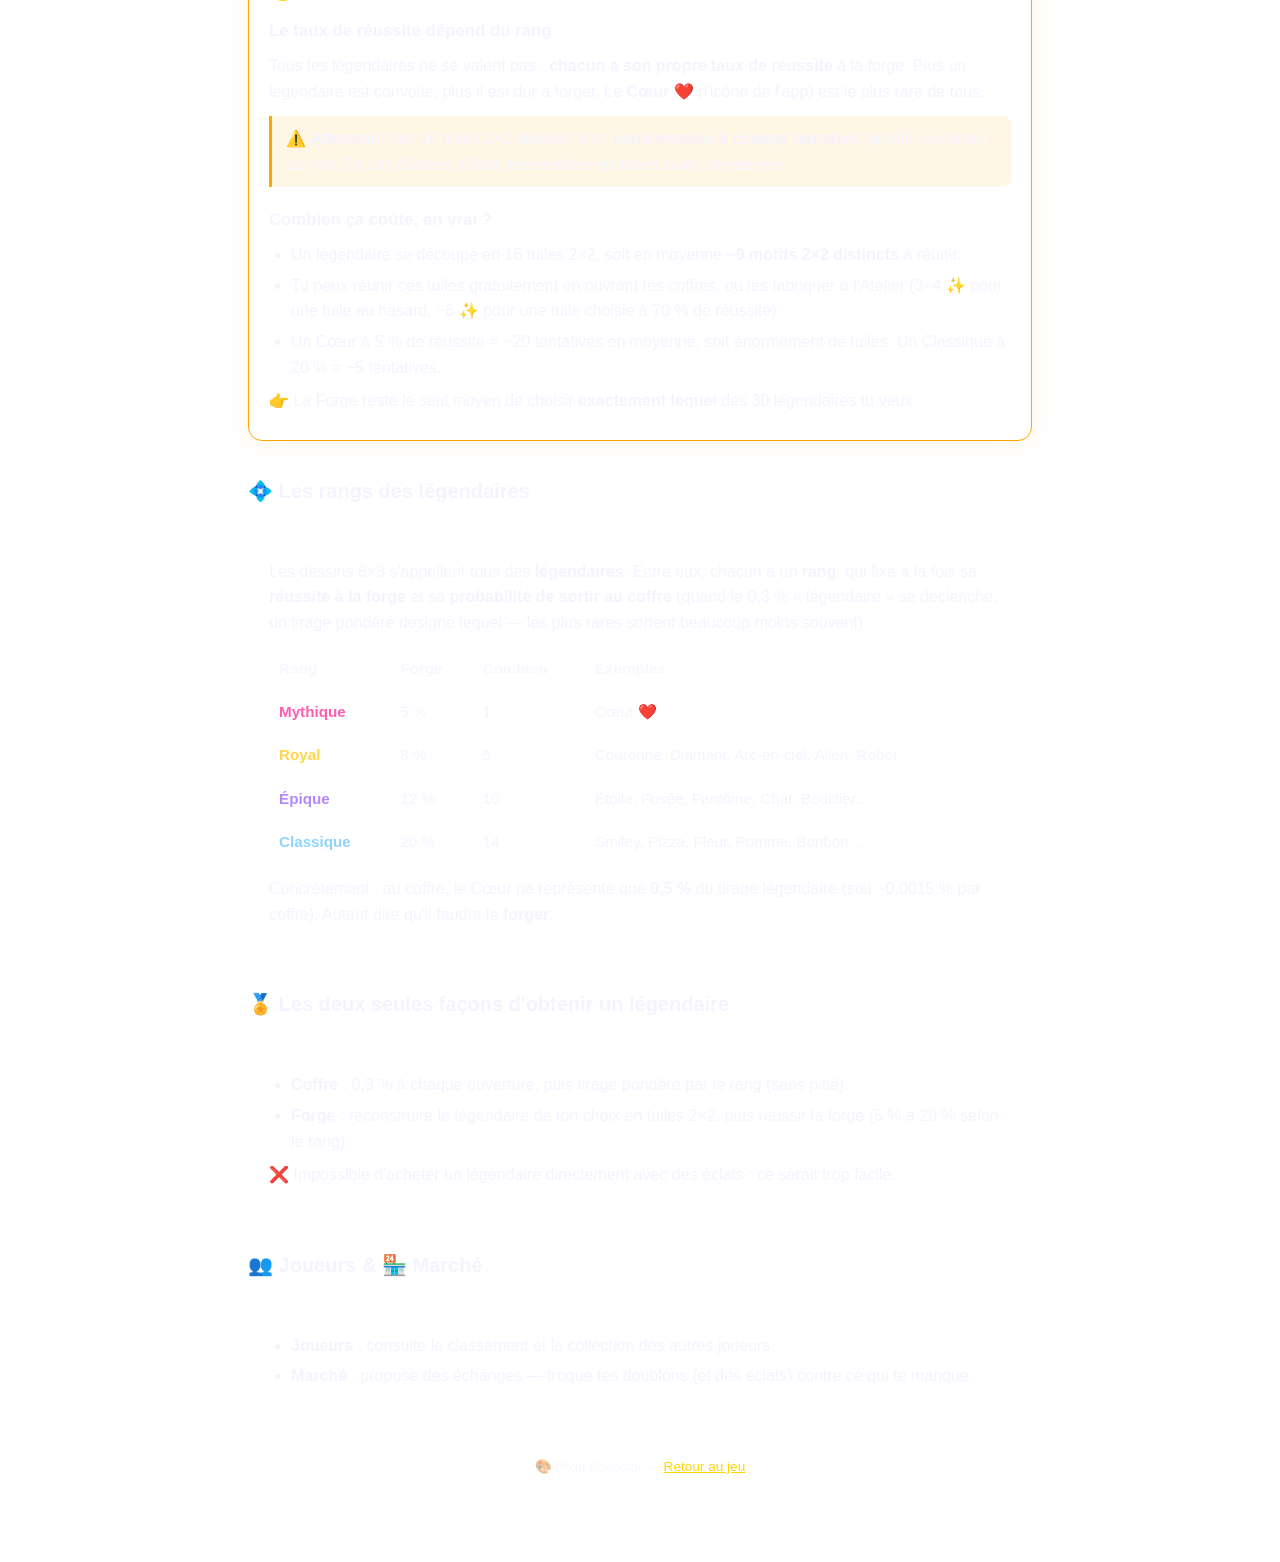
<file: wiki.html>
<!DOCTYPE html>
<html lang="fr">
<head>
    <meta charset="UTF-8">
    <meta name="viewport" content="width=device-width, initial-scale=1.0">
    <title>Wiki — Pixel Collector</title>
    <link rel="icon" href="icons/icon-192.png">
    <style>
        :root {
            --accent: #FFD700;
            --accent-2: #FFA500;
            --text: #f4f3ff;
            --text-dim: rgba(244, 243, 255, 0.66);
            --surface: rgba(255, 255, 255, 0.06);
            --surface-2: rgba(255, 255, 255, 0.09);
            --hairline: rgba(255, 255, 255, 0.12);
        }
        * { box-sizing: border-box; }
        /* Pas de zoom au double-tap (le pincement reste possible) */
        html, body { touch-action: manipulation; }
        body {
            margin: 0;
            font-family: -apple-system, BlinkMacSystemFont, 'Segoe UI', Roboto, sans-serif;
            background: radial-gradient(1200px 600px at 50% -10%, #1c2036 0%, rgba(28, 32, 54, 0) 60%),
                        linear-gradient(170deg, #0b0d15 0%, #10131f 55%, #0a0c13 100%);
            background-attachment: fixed;
            color: var(--text);
            line-height: 1.6;
            padding: 0 0 60px;
            min-height: 100vh;
        }
        .wrap { max-width: 820px; margin: 0 auto; padding: 24px 18px; }
        header.top {
            display: flex;
            align-items: center;
            justify-content: space-between;
            gap: 12px;
            flex-wrap: wrap;
            margin-bottom: 8px;
        }
        h1 { font-size: 1.7em; margin: 0; }
        .subtitle { color: var(--text-dim); margin: 0 0 24px; }
        .back-link {
            display: inline-block;
            background: var(--surface-2);
            border: 1px solid var(--hairline);
            border-radius: 999px;
            padding: 8px 16px;
            color: var(--text);
            text-decoration: none;
            font-weight: 600;
            font-size: 0.9em;
            white-space: nowrap;
        }
        .back-link:hover { border-color: var(--accent); color: var(--accent); }
        h2 {
            font-size: 1.25em;
            margin: 34px 0 12px;
            padding-bottom: 8px;
            border-bottom: 1px solid var(--hairline);
        }
        h3 { font-size: 1.05em; margin: 20px 0 8px; }
        .card {
            background: var(--surface);
            border: 1px solid var(--hairline);
            border-radius: 14px;
            padding: 18px 20px;
            margin: 16px 0;
        }
        .card--forge { border-color: var(--accent-2); box-shadow: 0 0 22px rgba(255, 165, 0, 0.12); }
        p { margin: 8px 0; }
        ul { margin: 8px 0; padding-left: 22px; }
        li { margin: 5px 0; }
        code { background: rgba(0, 0, 0, 0.3); padding: 1px 6px; border-radius: 5px; font-size: 0.92em; }
        .pill {
            display: inline-block;
            background: rgba(255, 215, 0, 0.14);
            border: 1px solid var(--accent);
            color: var(--accent);
            border-radius: 999px;
            padding: 2px 10px;
            font-size: 0.82em;
            font-weight: 700;
        }
        table {
            width: 100%;
            border-collapse: collapse;
            margin: 12px 0;
            font-size: 0.95em;
        }
        th, td { text-align: left; padding: 9px 10px; border-bottom: 1px solid var(--hairline); }
        th { color: var(--text-dim); font-weight: 600; }
        .rarity-common { color: #9ad; }
        .rarity-rare { color: #6cf; }
        .rarity-leg { color: var(--accent); font-weight: 700; }
        .tip { background: rgba(255, 165, 0, 0.1); border-left: 3px solid var(--accent-2); padding: 10px 14px; border-radius: 0 8px 8px 0; margin: 12px 0; }
        .steps { counter-reset: step; list-style: none; padding-left: 0; }
        .steps li { position: relative; padding-left: 40px; margin: 12px 0; }
        .steps li::before {
            counter-increment: step;
            content: counter(step);
            position: absolute;
            left: 0; top: 0;
            width: 28px; height: 28px;
            background: var(--accent);
            color: #241f00;
            border-radius: 50%;
            display: flex;
            align-items: center;
            justify-content: center;
            font-weight: 800;
            font-size: 0.9em;
        }
        footer { color: var(--text-dim); text-align: center; margin-top: 40px; font-size: 0.85em; }
        a { color: var(--accent); }
    </style>
</head>
<body>
<div class="wrap">
    <header class="top">
        <h1>📖 Wiki — Pixel Collector</h1>
        <a class="back-link" href="index.html">← Retour au jeu</a>
    </header>
    <p class="subtitle">Tout ce qu'il faut savoir pour collectionner, assembler et forger tes pixels.</p>

    <h2>🎯 Le but du jeu</h2>
    <div class="card">
        <p>Collectionne les <strong>290 pixels uniques</strong> du jeu : 4 pixels 1×1, 256 tuiles 2×2 et
        30 légendaires 8×8. Tu obtiens des pixels en ouvrant un coffre toutes les 2 h, en
        récoltant des éclats à la mine, en assemblant tes pixels à l'Atelier et — nouveauté — en
        <strong>forgeant</strong> les légendaires toi-même.</p>
    </div>

    <h2>🧩 Les trois types de pixels</h2>
    <div class="card">
        <table>
            <tr><th>Type</th><th>Rareté</th><th>Variantes</th><th>Ce que c'est</th></tr>
            <tr><td>Pixel 1×1</td><td class="rarity-common">Commun</td><td>4</td><td>Une seule case, 4 couleurs : Rouge, Bleu, Vert, Jaune.</td></tr>
            <tr><td>Tuile 2×2</td><td class="rarity-rare">Rare</td><td>256</td><td>Grille de 4 cases (4⁴ combinaisons de couleurs).</td></tr>
            <tr><td>Légendaire 8×8</td><td class="rarity-leg">Légendaire</td><td>30</td><td>Un dessin 8×8 dessiné à la main (smiley, cœur, fusée…).</td></tr>
        </table>
    </div>

    <h2>📦 Les coffres</h2>
    <div class="card">
        <p>Le coffre se recharge <strong>toutes les 2 heures</strong> : dès que tu l'ouvres, le suivant est prêt 2 h plus tard — soit jusqu'à <strong>12 coffres par jour</strong>. Chaque ouverture donne :</p>
        <ul>
            <li><strong>3 à 7 pixels <span class="rarity-common">1×1</span></strong> pour l'assemblage à l'Atelier ;</li>
            <li><strong>2 à 4 <span class="rarity-rare">tuiles 2×2</span></strong> (plus avec la série 🔥, voir plus bas) ;</li>
            <li><strong>15 à 25 éclats ✨</strong> pour l'Atelier ;</li>
            <li>et, avec <strong>0,5 % de chance</strong>, un <span class="rarity-leg">légendaire</span> en bonus.</li>
        </ul>
        <div class="tip">🎯 <strong>Les tuiles du coffre servent vraiment :</strong> environ <strong>6 tuiles sur 10</strong> sont tirées parmi celles qui manquent à tes schémas de la Forge. Le reste est tiré au hasard parmi les 256.</div>
        <div class="tip">💎 <strong>Pas de pitié :</strong> il n'y a aucun légendaire garanti. À 0,5 % par coffre, un joueur régulier (4 à 6 coffres par jour) en trouve <strong>environ un tous les 40 jours</strong> — d'où l'intérêt de la <strong>Forge</strong> pour viser celui que tu veux.</div>
    </div>

    <h2>🔥 La série quotidienne (streak)</h2>
    <div class="card">
        <ul>
            <li>Ouvre un coffre chaque jour pour faire monter ta série.</li>
            <li><strong>3 jours</strong> : +1 tuile 2×2 par coffre et <strong>+5 ✨</strong> par jour.</li>
            <li><strong>7 jours</strong> : +2 tuiles et <strong>+15 ✨</strong> par jour.</li>
            <li><strong>14 jours</strong> : +3 tuiles et <strong>+30 ✨</strong> par jour.</li>
            <li><strong>30 jours</strong> : +4 tuiles et <strong>+50 ✨</strong> par jour.</li>
            <li>Les éclats de série sont versés <strong>une fois par jour</strong>, au premier coffre ; les tuiles bonus tombent à chaque coffre.</li>
            <li>La série avance <strong>une seule fois par jour</strong> (à la 1ʳᵉ ouverture) et se perd si tu sautes un jour.</li>
        </ul>
    </div>

    <h2>🏆 Ta prochaine cible</h2>
    <div class="card">
        <p>Sous le coffre, un encart affiche en permanence le <strong>légendaire dont tu es le plus proche</strong> :
        son rang, sa progression (ex. « 12 / 16 tuiles ») et ce qu'il te manque. Clique dessus pour ouvrir
        directement sa forge.</p>
        <div class="tip">🔥 Quand la barre est pleine, le schéma est complet : il ne reste qu'à tenter la forge.</div>
    </div>

    <h2>⛏️ La mine à éclats</h2>
    <div class="card">
        <ul>
            <li>La mine produit <strong>1 éclat ✨ toutes les 15 minutes</strong>, automatiquement, même hors ligne.</li>
            <li>La réserve s'accumule jusqu'à un <strong>plafond de 48 éclats</strong> (12 h) : une nuit de sommeil ne te fait plus rien perdre. Reviens cliquer sur <strong>« Récolter »</strong> au moins une fois par 12 h.</li>
            <li><strong>⛏️ Le Filon (pas envie d'attendre ?)</strong> — tape la barre à la pioche : tous les
            <strong>20 clics</strong>, <strong>1 éclat ✨</strong> tombe tout de suite, en plus de la mine.</li>
            <li>Le Filon donne au maximum <strong>20 éclats par jour</strong> (remise à zéro chaque nuit). C'est un
            coup de pouce, pas une machine à éclats : la mine reste la vraie source.</li>
        </ul>
    </div>

    <h2>🛠️ L'Atelier</h2>
    <div class="card">
        <p>C'est là qu'on dépense ses <strong>éclats ✨</strong> et qu'on assemble ses pixels.</p>
        <ul>
            <li><strong>Acheter un pixel 1×1</strong> — <strong>1 ✨</strong> par pixel, de la couleur de ton choix.</li>
            <li><strong>🎲 Tuile au hasard</strong> — <strong>3 ✨</strong> pour une tuile 2×2 tirée au sort (le moins cher : c'est un pari, ça peut être un doublon).</li>
            <li><strong>⭐ Tuile que tu n'as pas</strong> — <strong>4 ✨</strong> pour une tuile 2×2 <em>garantie nouvelle</em> parmi celles qui te manquent.</li>
            <li><strong>🔨 Assembler une tuile sur mesure</strong> — compose exactement la tuile 2×2 que tu veux, payée
            avec tes pixels 1×1 des bonnes couleurs (ex. jaune-bleu-bleu-vert = 1 jaune + 2 bleus + 1 vert).
            Attention : <strong>70 % de réussite</strong> seulement — en cas d'échec, les 1×1 sont perdus. C'est le prix du sur-mesure. L'assemblage part <strong>directement au clic</strong>, sans confirmation.</li>
        </ul>
        <div class="tip">♻️ <strong>Recycler les doublons :</strong> tes tuiles 2×2 en trop se refondent en <strong>2 ✨ pièce</strong>. Les tuiles réclamées par un légendaire pas encore forgé sont protégées, et tu gardes toujours un exemplaire de chaque motif — impossible de casser sa collection par erreur.</div>
        <div class="tip">🚫 <strong>Les légendaires ne s'achètent PAS avec des éclats.</strong> On ne les obtient qu'au coffre (0,3 %) ou à la Forge. C'est ce qui fait qu'ils restent… légendaires.</div>
    </div>

    <h2>🏆 La Forge légendaire <span class="pill">Nouveau</span></h2>
    <div class="card card--forge">
        <p>Plutôt que d'espérer tomber sur le bon légendaire au hasard, tu peux désormais le
        <strong>forger toi-même</strong> — en le reconstruisant pixel par pixel.</p>

        <h3>Comment ça marche</h3>
        <ol class="steps">
            <li>Dans l'Atelier, la Forge affiche les 30 légendaires sous forme de <strong>schémas grisés</strong>.</li>
            <li>Chaque légendaire se décompose en une grille <strong>4×4 = 16 tuiles 2×2</strong>. Chaque tuile
            correspond à une tuile 2×2 d'une <strong>couleur précise</strong>.</li>
            <li>Tu places tes tuiles 2×2 sur le schéma : quand tu possèdes la <strong>bonne tuile à la bonne couleur</strong>,
            la case s'allume et se colore. Petit à petit, le dessin du légendaire réapparaît.</li>
            <li>Quand les <strong>16 tuiles</strong> sont réunies, le bouton <strong>« Forger »</strong> s'active.</li>
            <li>Tu tentes la forge… mais elle n'est <strong>pas garantie</strong> !</li>
        </ol>

        <h3>Le taux de réussite dépend du rang</h3>
        <p>Tous les légendaires ne se valent pas : <strong>chacun a son propre taux de réussite</strong> à la forge.
        Plus un légendaire est convoité, plus il est dur à forger. Le <strong>Cœur ❤️</strong> (l'icône de l'app) est
        le plus rare de tous.</p>
        <div class="tip">⚠️ <strong>Attention :</strong> les 16 tuiles 2×2 utilisées sont <strong>consommées à chaque
        tentative</strong>, qu'elle réussisse ou non. En cas d'échec, il faut réassembler les tuiles avant de retenter.</div>

        <h3>Combien ça coûte, en vrai ?</h3>
        <ul>
            <li>Un légendaire se découpe en 16 tuiles 2×2, soit en moyenne <strong>~9 motifs 2×2 distincts</strong> à réunir.</li>
            <li>Tu peux réunir ces tuiles gratuitement en ouvrant tes coffres, ou les fabriquer à l'Atelier (3–4 ✨ pour une tuile au hasard, ~6 ✨ pour une tuile choisie à 70 % de réussite).</li>
            <li>Un Cœur à 5 % de réussite = ~20 tentatives en moyenne, soit énormément de tuiles. Un Classique à 20 % = ~5 tentatives.</li>
        </ul>
        <p>👉 La Forge reste le seul moyen de choisir <strong>exactement lequel</strong> des 30 légendaires tu veux.</p>
    </div>

    <h2>💠 Les rangs des légendaires</h2>
    <div class="card">
        <p>Les dessins 8×8 s'appellent tous des <strong>légendaires</strong>. Entre eux, chacun a un <strong>rang</strong>, qui fixe à la fois sa <strong>réussite à la forge</strong>
        et sa <strong>probabilité de sortir au coffre</strong> (quand le 0,3 % « légendaire » se déclenche, un tirage
        pondéré désigne lequel — les plus rares sortent beaucoup moins souvent).</p>
        <table>
            <tr><th>Rang</th><th>Forge</th><th>Combien</th><th>Exemples</th></tr>
            <tr><td style="color:#ff5db1;font-weight:700">Mythique</td><td>5 %</td><td>1</td><td>Cœur ❤️</td></tr>
            <tr><td style="color:#ffd54a;font-weight:700">Royal</td><td>8 %</td><td>5</td><td>Couronne, Diamant, Arc-en-ciel, Alien, Robot</td></tr>
            <tr><td style="color:#b388ff;font-weight:700">Épique</td><td>12 %</td><td>10</td><td>Étoile, Fusée, Fantôme, Chat, Bouclier…</td></tr>
            <tr><td style="color:#8fd3ff;font-weight:700">Classique</td><td>20 %</td><td>14</td><td>Smiley, Pizza, Fleur, Pomme, Bonbon…</td></tr>
        </table>
        <p>Concrètement : au coffre, le Cœur ne représente que <strong>0,5 %</strong> du tirage légendaire (soit ~0,0015 % par coffre). Autant dire qu'il faudra le <strong>forger</strong>.</p>
    </div>

    <h2>🏅 Les deux seules façons d'obtenir un légendaire</h2>
    <div class="card">
        <ul>
            <li><strong>Coffre</strong> : 0,3 % à chaque ouverture, puis tirage pondéré par le rang (sans pitié).</li>
            <li><strong>Forge</strong> : reconstruire le légendaire de ton choix en tuiles 2×2, puis réussir la forge (5 % à 20 % selon le rang).</li>
        </ul>
        <p>❌ Impossible d'acheter un légendaire directement avec des éclats : ce serait trop facile.</p>
    </div>

    <h2>👥 Joueurs &amp; 🏪 Marché</h2>
    <div class="card">
        <ul>
            <li><strong>Joueurs</strong> : consulte le classement et la collection des autres joueurs.</li>
            <li><strong>Marché</strong> : propose des échanges — troque tes doublons (et des éclats) contre ce qui te manque.</li>
        </ul>
    </div>

    <footer>
        🎨 Pixel Collector — <a href="index.html">Retour au jeu</a>
    </footer>
</div>
</body>
</html>
</file>
